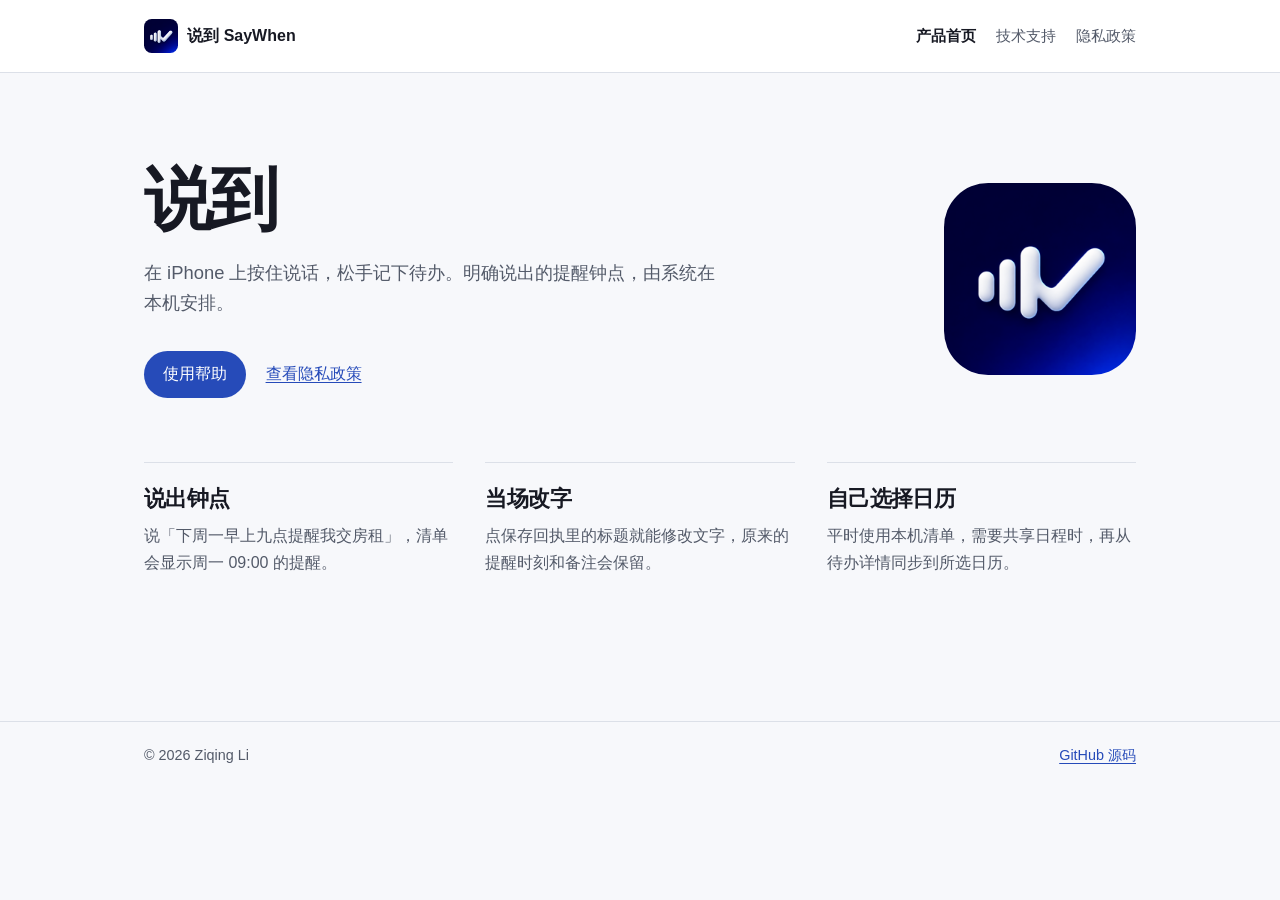
<file: index.html>
<!doctype html>
<html lang="zh-Hans"><head><meta charset="utf-8"><meta name="viewport" content="width=device-width,initial-scale=1">
<meta name="color-scheme" content="light dark"><title>iPhone 语音待办 · 说到 SayWhen</title>
<link rel="icon" href="assets/app-icon.png"><link rel="stylesheet" href="styles.css"></head>
<body><a class="skip" href="#content">跳到正文</a>
<header><div class="bar wrap"><a class="brand" href="index.html"><img src="assets/app-icon.png" alt="" width="34" height="34">说到 SayWhen</a><nav aria-label="主导航"><a href="index.html" aria-current="page">产品首页</a><a href="support.html">技术支持</a><a href="privacy.html">隐私政策</a></nav></div></header>
<main id="content" class="wrap"><div class="hero"><div><h1>说到</h1><p class="lead">在 iPhone 上按住说话，松手记下待办。明确说出的提醒钟点，由系统在本机安排。</p><div class="actions"><a class="primary" href="support.html">使用帮助</a><a href="privacy.html">查看隐私政策</a></div></div><img class="hero-icon" src="assets/app-icon.png" width="256" height="256" alt="说到 App 图标"></div>
<div class="features"><section><h2>说出钟点</h2><p>说「下周一早上九点提醒我交房租」，清单会显示周一 09:00 的提醒。</p></section><section><h2>当场改字</h2><p>点保存回执里的标题就能修改文字，原来的提醒时刻和备注会保留。</p></section><section><h2>自己选择日历</h2><p>平时使用本机清单，需要共享日程时，再从待办详情同步到所选日历。</p></section></div></main>
<footer><div class="wrap"><span>© 2026 Ziqing Li</span><a href="https://github.com/lzbaclz/SayWhen">GitHub 源码</a></div></footer>
</body></html>
</file>
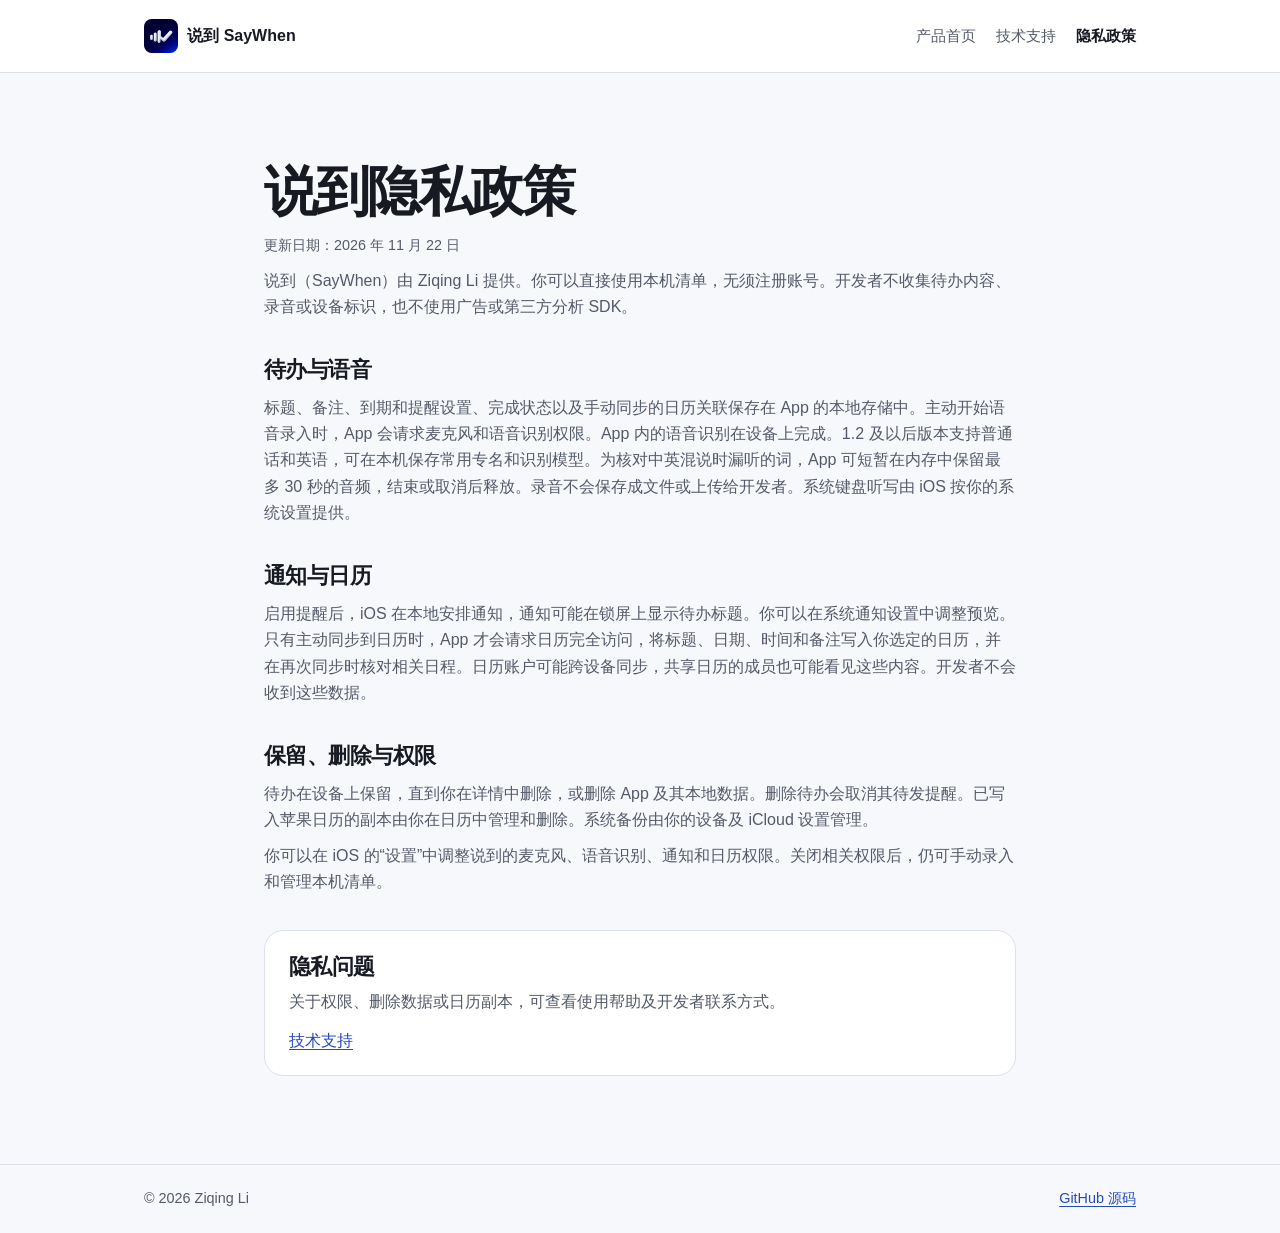
<file: privacy.html>
<!doctype html>
<html lang="zh-Hans"><head><meta charset="utf-8"><meta name="viewport" content="width=device-width,initial-scale=1">
<meta name="color-scheme" content="light dark"><title>隐私政策 · 说到 SayWhen</title>
<link rel="icon" href="assets/app-icon.png"><link rel="stylesheet" href="styles.css"></head>
<body><a class="skip" href="#content">跳到正文</a>
<header><div class="bar wrap"><a class="brand" href="index.html"><img src="assets/app-icon.png" alt="" width="34" height="34">说到 SayWhen</a><nav aria-label="主导航"><a href="index.html">产品首页</a><a href="support.html">技术支持</a><a href="privacy.html" aria-current="page">隐私政策</a></nav></div></header>
<main id="content" class="wrap article"><article><h1>说到隐私政策</h1><p class="meta">更新日期：2026 年 11 月 22 日</p><p>说到（SayWhen）由 Ziqing Li 提供。你可以直接使用本机清单，无须注册账号。开发者不收集待办内容、录音或设备标识，也不使用广告或第三方分析 SDK。</p><section><h2>待办与语音</h2><p>标题、备注、到期和提醒设置、完成状态以及手动同步的日历关联保存在 App 的本地存储中。主动开始语音录入时，App 会请求麦克风和语音识别权限。App 内的语音识别在设备上完成。1.2 及以后版本支持普通话和英语，可在本机保存常用专名和识别模型。为核对中英混说时漏听的词，App 可短暂在内存中保留最多 30 秒的音频，结束或取消后释放。录音不会保存成文件或上传给开发者。系统键盘听写由 iOS 按你的系统设置提供。</p></section><section><h2>通知与日历</h2><p>启用提醒后，iOS 在本地安排通知，通知可能在锁屏上显示待办标题。你可以在系统通知设置中调整预览。只有主动同步到日历时，App 才会请求日历完全访问，将标题、日期、时间和备注写入你选定的日历，并在再次同步时核对相关日程。日历账户可能跨设备同步，共享日历的成员也可能看见这些内容。开发者不会收到这些数据。</p></section><section><h2>保留、删除与权限</h2><p>待办在设备上保留，直到你在详情中删除，或删除 App 及其本地数据。删除待办会取消其待发提醒。已写入苹果日历的副本由你在日历中管理和删除。系统备份由你的设备及 iCloud 设置管理。</p><p>你可以在 iOS 的“设置”中调整说到的麦克风、语音识别、通知和日历权限。关闭相关权限后，仍可手动录入和管理本机清单。</p></section></article><section class="contact"><h2>隐私问题</h2><p>关于权限、删除数据或日历副本，可查看使用帮助及开发者联系方式。</p><a href="support.html">技术支持</a></section></main>
<footer><div class="wrap"><span>© 2026 Ziqing Li</span><a href="https://github.com/lzbaclz/SayWhen">GitHub 源码</a></div></footer>
</body></html>
</file>
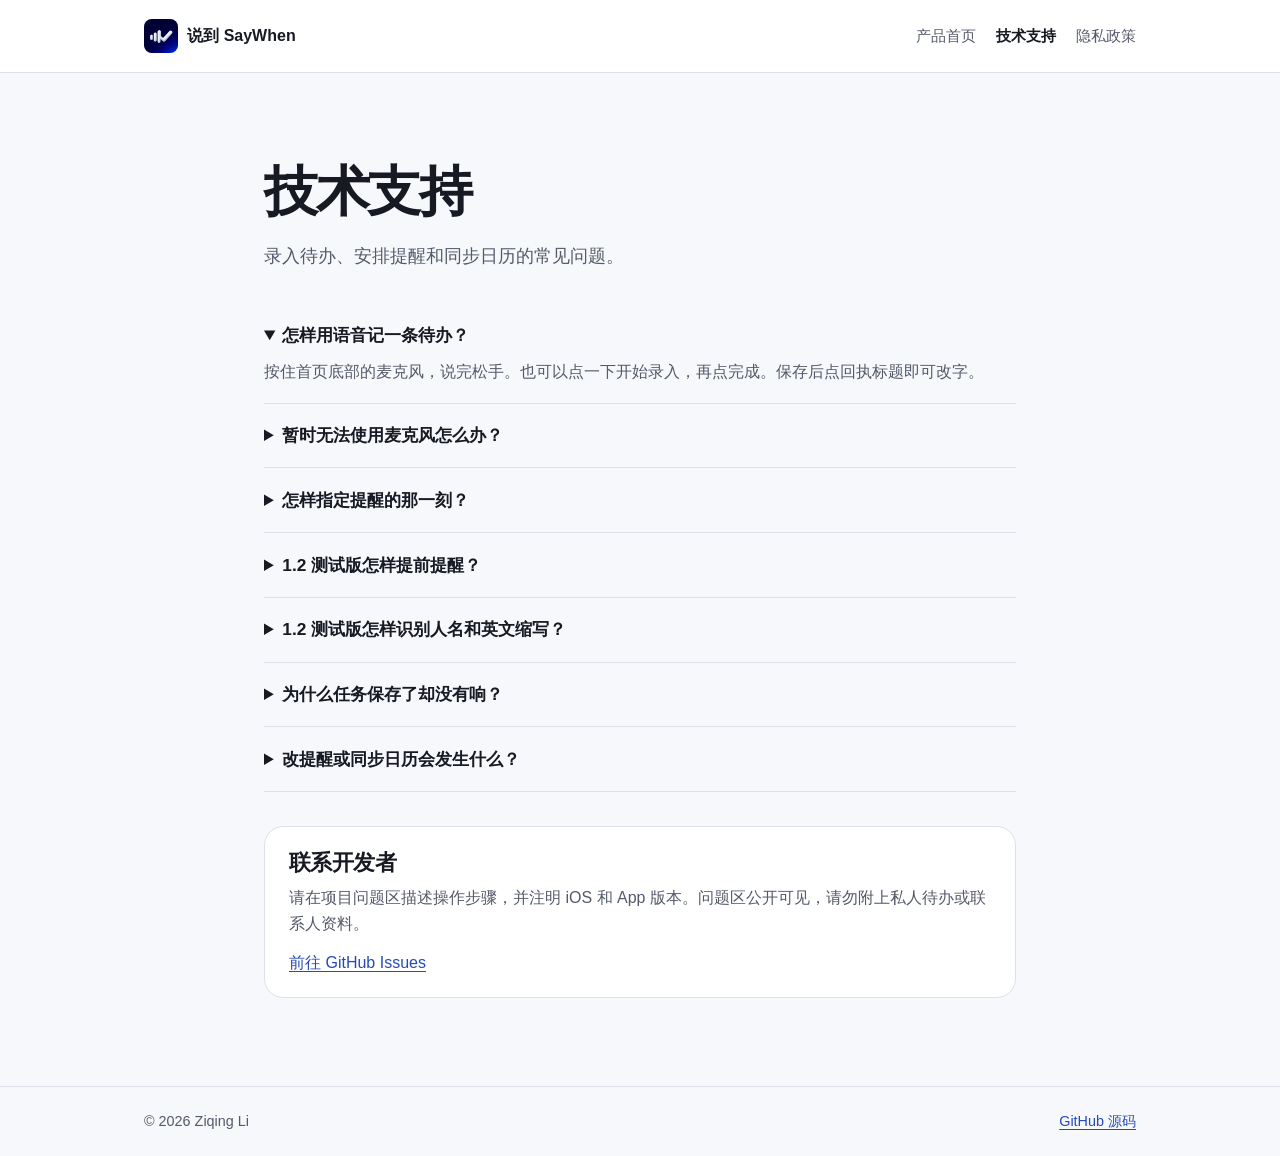
<file: support.html>
<!doctype html>
<html lang="zh-Hans"><head><meta charset="utf-8"><meta name="viewport" content="width=device-width,initial-scale=1">
<meta name="color-scheme" content="light dark"><title>技术支持 · 说到 SayWhen</title>
<link rel="icon" href="assets/app-icon.png"><link rel="stylesheet" href="styles.css"></head>
<body><a class="skip" href="#content">跳到正文</a>
<header><div class="bar wrap"><a class="brand" href="index.html"><img src="assets/app-icon.png" alt="" width="34" height="34">说到 SayWhen</a><nav aria-label="主导航"><a href="index.html">产品首页</a><a href="support.html" aria-current="page">技术支持</a><a href="privacy.html">隐私政策</a></nav></div></header>
<main id="content" class="wrap article"><h1>技术支持</h1><p class="lead">录入待办、安排提醒和同步日历的常见问题。</p><div class="faq"><details open><summary>怎样用语音记一条待办？</summary><p>按住首页底部的麦克风，说完松手。也可以点一下开始录入，再点完成。保存后点回执标题即可改字。</p></details><details><summary>暂时无法使用麦克风怎么办？</summary><p>点首页右上角的加号手动添加，或在录入区选择键入。使用 App 内普通话识别时，需要在设备上允许麦克风与语音识别，并有可用的端侧识别资源。</p></details><details><summary>怎样指定提醒的那一刻？</summary><p>明确说「周一早上九点提醒我交房租」，会按周一 09:00 安排。只说日期时可保存为全天；日期已知但钟点不清楚时，App 会请你补选。</p></details><details><summary>1.2 测试版怎样提前提醒？</summary><p>首页左上角的设置可更改默认提醒，初始为前一天晚上 20:00。也可选提前 2 小时、15 分钟或自定义。只改单条时，打开待办详情，点提醒方式并确定。明确说「早晨十点提醒我」会按 10:00 提醒。</p></details><details><summary>1.2 测试版怎样识别人名和英文缩写？</summary><p>在设置的「常用专名」中每行输入一个名字。说话时可直接中英混说。看到核对提示时，先补上漏听的词再点完成。</p></details><details><summary>为什么任务保存了却没有响？</summary><p>查看任务旁的提醒状态。点「不会提醒」可打开相关设置；「待安排」表示系统暂未排入。系统通知设置和专注模式也会影响提示的呈现。</p></details><details><summary>改提醒或同步日历会发生什么？</summary><p>在详情的提醒方式中选好时刻，点确定才生效。日历须另外主动同步，写入前会显示目标日历。删除 App 中的待办会取消待发提醒，已有日历副本可在日历里删除。</p></details></div><section class="contact"><h2>联系开发者</h2><p>请在项目问题区描述操作步骤，并注明 iOS 和 App 版本。问题区公开可见，请勿附上私人待办或联系人资料。</p><a href="https://github.com/lzbaclz/SayWhen/issues">前往 GitHub Issues</a></section></main>
<footer><div class="wrap"><span>© 2026 Ziqing Li</span><a href="https://github.com/lzbaclz/SayWhen">GitHub 源码</a></div></footer>
</body></html>
</file>
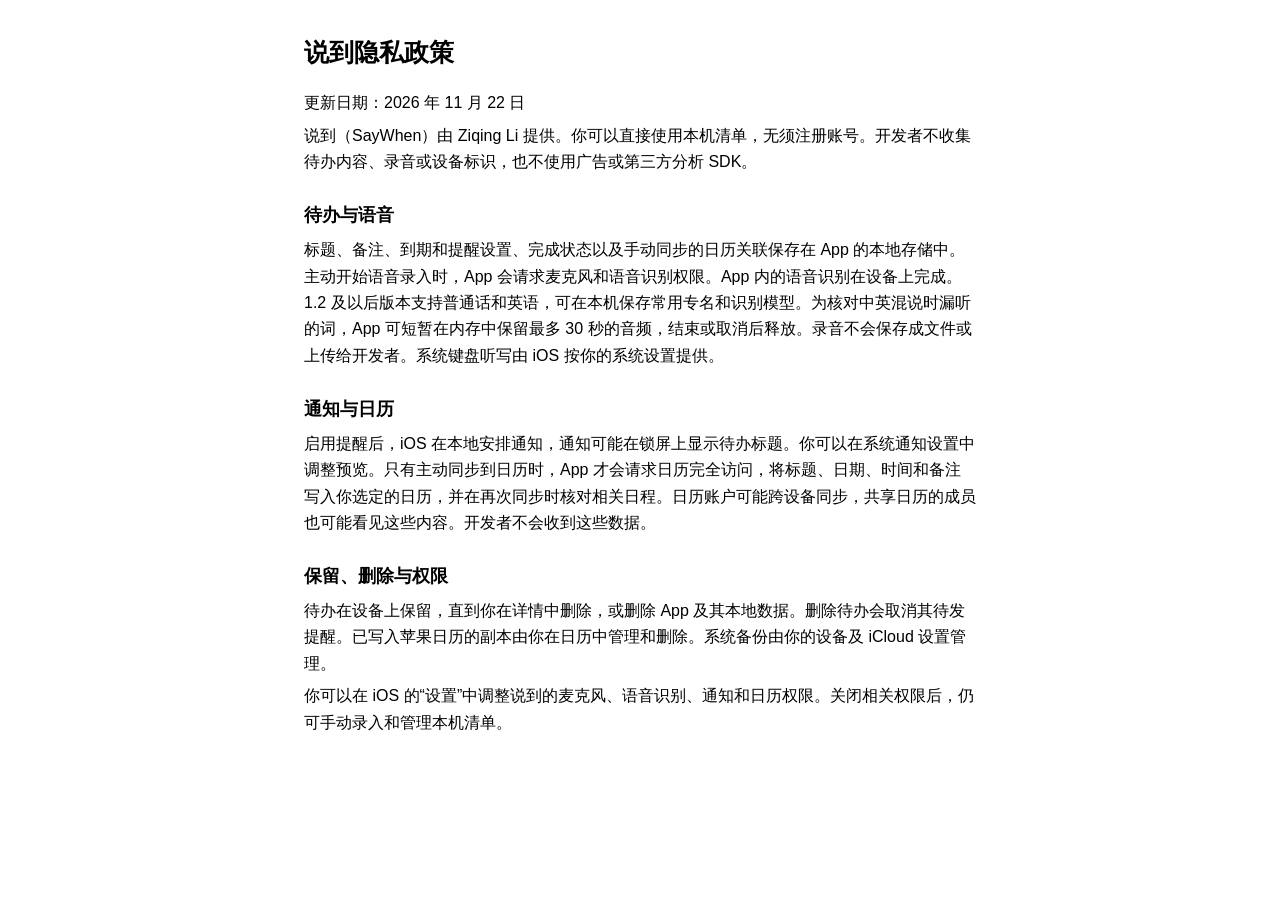
<file: SayWhen/Resources/privacy.html>
<!doctype html>
<html lang="zh-Hans">
<head>
<meta charset="utf-8">
<meta name="viewport" content="width=device-width, initial-scale=1">
<meta name="color-scheme" content="light dark">
<meta http-equiv="Content-Security-Policy" content="default-src 'none'; style-src 'unsafe-inline'">
<title>说到隐私政策</title>
<style>
:root{font:-apple-system-body;color-scheme:light dark}body{font-family:-apple-system,BlinkMacSystemFont,sans-serif;line-height:1.65;margin:0 auto;padding:1rem 1.25rem 3rem;max-width:42rem;overflow-wrap:anywhere}h1{font-size:1.55rem}h2{font-size:1.12rem;margin:1.6rem 0 .3rem}p{margin:.4rem 0}
</style>
</head>
<body>
<h1>说到隐私政策</h1>
<p>更新日期：2026 年 11 月 22 日</p>
<p>说到（SayWhen）由 Ziqing Li 提供。你可以直接使用本机清单，无须注册账号。开发者不收集待办内容、录音或设备标识，也不使用广告或第三方分析 SDK。</p>
<h2>待办与语音</h2>
<p>标题、备注、到期和提醒设置、完成状态以及手动同步的日历关联保存在 App 的本地存储中。主动开始语音录入时，App 会请求麦克风和语音识别权限。App 内的语音识别在设备上完成。1.2 及以后版本支持普通话和英语，可在本机保存常用专名和识别模型。为核对中英混说时漏听的词，App 可短暂在内存中保留最多 30 秒的音频，结束或取消后释放。录音不会保存成文件或上传给开发者。系统键盘听写由 iOS 按你的系统设置提供。</p>
<h2>通知与日历</h2>
<p>启用提醒后，iOS 在本地安排通知，通知可能在锁屏上显示待办标题。你可以在系统通知设置中调整预览。只有主动同步到日历时，App 才会请求日历完全访问，将标题、日期、时间和备注写入你选定的日历，并在再次同步时核对相关日程。日历账户可能跨设备同步，共享日历的成员也可能看见这些内容。开发者不会收到这些数据。</p>
<h2>保留、删除与权限</h2>
<p>待办在设备上保留，直到你在详情中删除，或删除 App 及其本地数据。删除待办会取消其待发提醒。已写入苹果日历的副本由你在日历中管理和删除。系统备份由你的设备及 iCloud 设置管理。</p>
<p>你可以在 iOS 的“设置”中调整说到的麦克风、语音识别、通知和日历权限。关闭相关权限后，仍可手动录入和管理本机清单。</p>
</body>
</html>
</file>
<file: styles.css>
:root {
  color-scheme: light dark;
  --bg: #f7f8fb; --paper: #fff; --ink: #171923; --muted: #535a69;
  --line: #dce0e8; --action: #264bb9; --on-action: #fff;
  font-family: -apple-system, BlinkMacSystemFont, "PingFang SC", "Microsoft YaHei", sans-serif;
}
* { box-sizing: border-box; }
body { margin: 0; background: var(--bg); color: var(--ink); line-height: 1.65; }
a { color: var(--action); text-underline-offset: .2em; }
a:focus-visible,summary:focus-visible { outline: 3px solid var(--action); outline-offset: 4px; }
.wrap { width: min(100% - 2.5rem, 62rem); margin-inline: auto; }
header { border-bottom: 1px solid var(--line); background: var(--paper); }
.bar, footer .wrap { display: flex; align-items: center; justify-content: space-between; flex-wrap: wrap; gap: 1rem; }
.bar { min-height: 4.5rem; padding-block: .8rem; }
.brand { display: inline-flex; align-items: center; gap: .6rem; text-decoration: none; color: var(--ink); font-weight: 650; }
.brand img { width: 2.1rem; border-radius: 23%; }
nav { display: flex; flex-wrap: wrap; gap: 1.25rem; font-size: .95rem; }
nav a { color: var(--muted); text-decoration: none; }
nav [aria-current=page] { color: var(--ink); font-weight: 650; }
.skip { position: absolute; left: 1rem; top: -6rem; padding: .6rem; background: var(--paper); }
.skip:focus { top: .5rem; }
main { padding-block: clamp(2.5rem, 8vw, 5.5rem); min-height: 72vh; }
h1,h2,h3,p { margin: 0; }
h1 { font-size: clamp(2.4rem, 6vw, 4.3rem); letter-spacing: -.045em; line-height: 1.13; }
h2 { font-size: 1.35rem; letter-spacing: -.025em; line-height: 1.4; }
.lead { max-width: 36rem; margin-top: 1.2rem; font-size: 1.15rem; color: var(--muted); }
.hero { display: flex; align-items: center; justify-content: space-between; gap: 2rem; }
.hero-icon { width: clamp(6rem, 18vw, 12rem); height: auto; border-radius: 23%; }
.actions { display: flex; gap: 1.2rem; align-items: center; flex-wrap: wrap; margin-top: 2rem; }
.primary { background: var(--action); color: var(--on-action); padding: .65rem 1.2rem; border-radius: 2rem; text-decoration: none; }
.features { display: grid; grid-template-columns: repeat(3,1fr); gap: 2rem; margin-top: 4rem; }
.features section { padding-top: 1.3rem; border-top: 1px solid var(--line); }
.features p, article p, details p { margin-top: .6rem; color: var(--muted); }
.article { max-width: 47rem; }
.article h1 { font-size: clamp(2.2rem, 5vw, 3.35rem); }
article section, .contact { margin-top: 2.15rem; }
.meta { margin-top: .8rem; color: var(--muted); font-size: .9rem; }
details { border-bottom: 1px solid var(--line); padding: 1.1rem 0; }
summary { cursor: pointer; font-size: 1.08rem; font-weight: 600; }
.faq { margin-top: 2rem; }
.contact { border-radius: 1.2rem; padding: 1.3rem 1.5rem; background: var(--paper); border: 1px solid var(--line); }
.contact p { margin: .4rem 0 .8rem; color: var(--muted); }
footer { border-top: 1px solid var(--line); }
footer .wrap { padding-block: 1.4rem; font-size: .9rem; color: var(--muted); }
@media (max-width: 40rem) {
  .features { grid-template-columns: 1fr; gap: 1.5rem; margin-top: 2.6rem; }
  .hero { flex-direction: column-reverse; align-items: flex-start; gap: 1.3rem; }
  nav { gap: .8rem; }
}
@media (prefers-color-scheme: dark) {
  :root { --bg:#14151b; --paper:#1c1e26; --ink:#f1f2f8; --muted:#b5bac8; --line:#343744; --action:#a7baff; --on-action:#121b38; }
}
</file>
